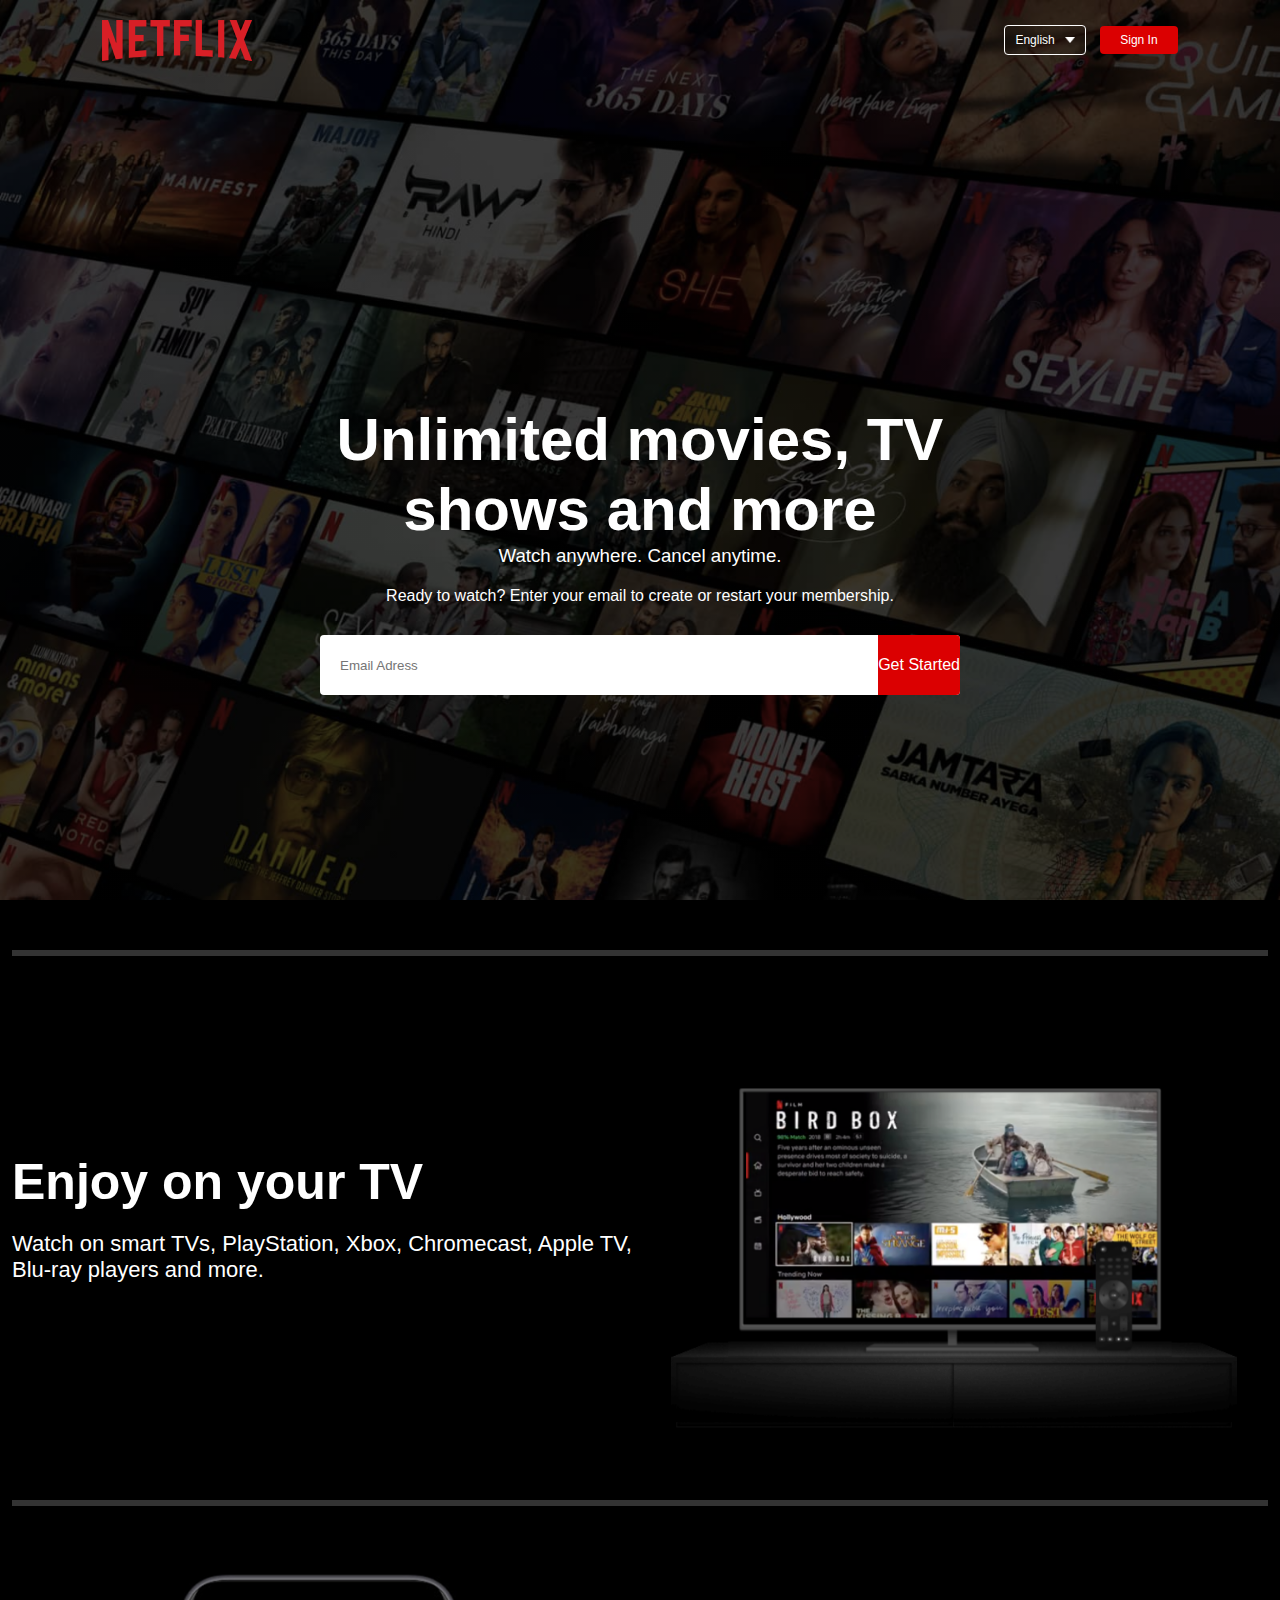
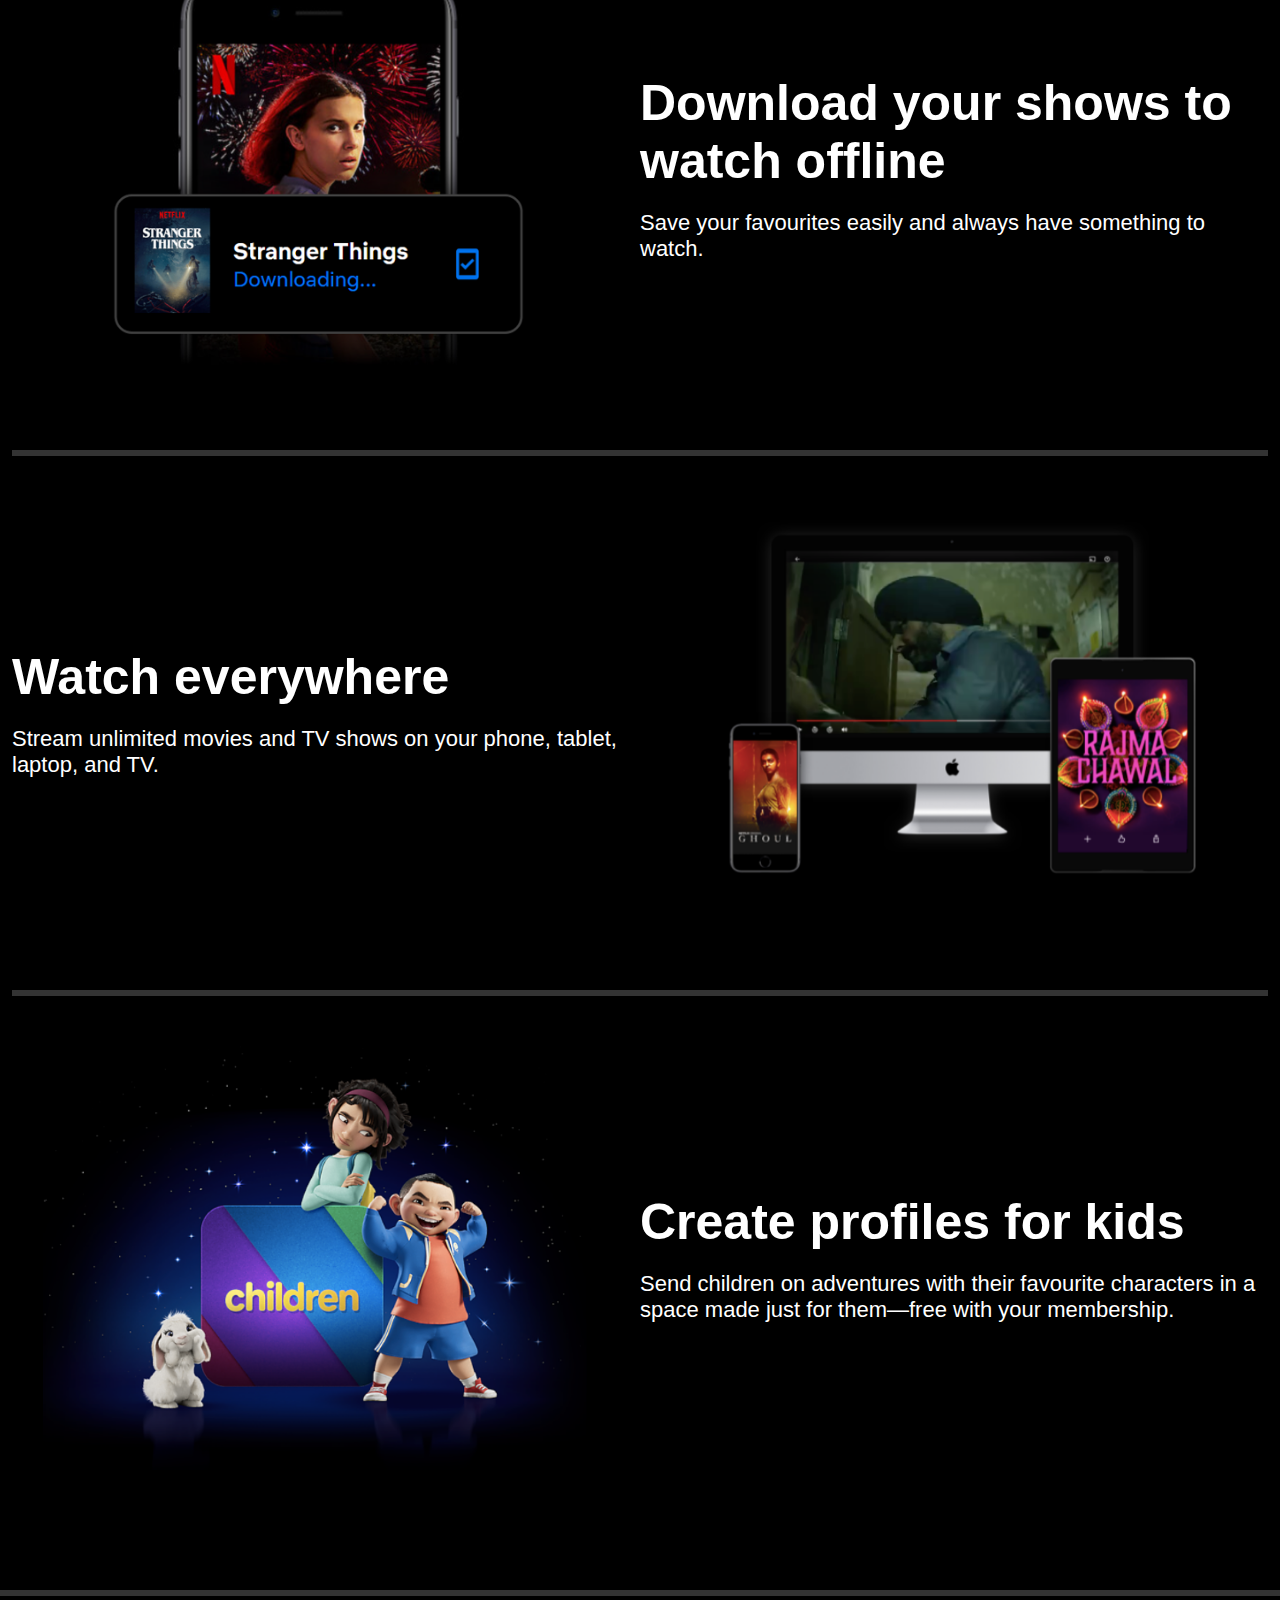
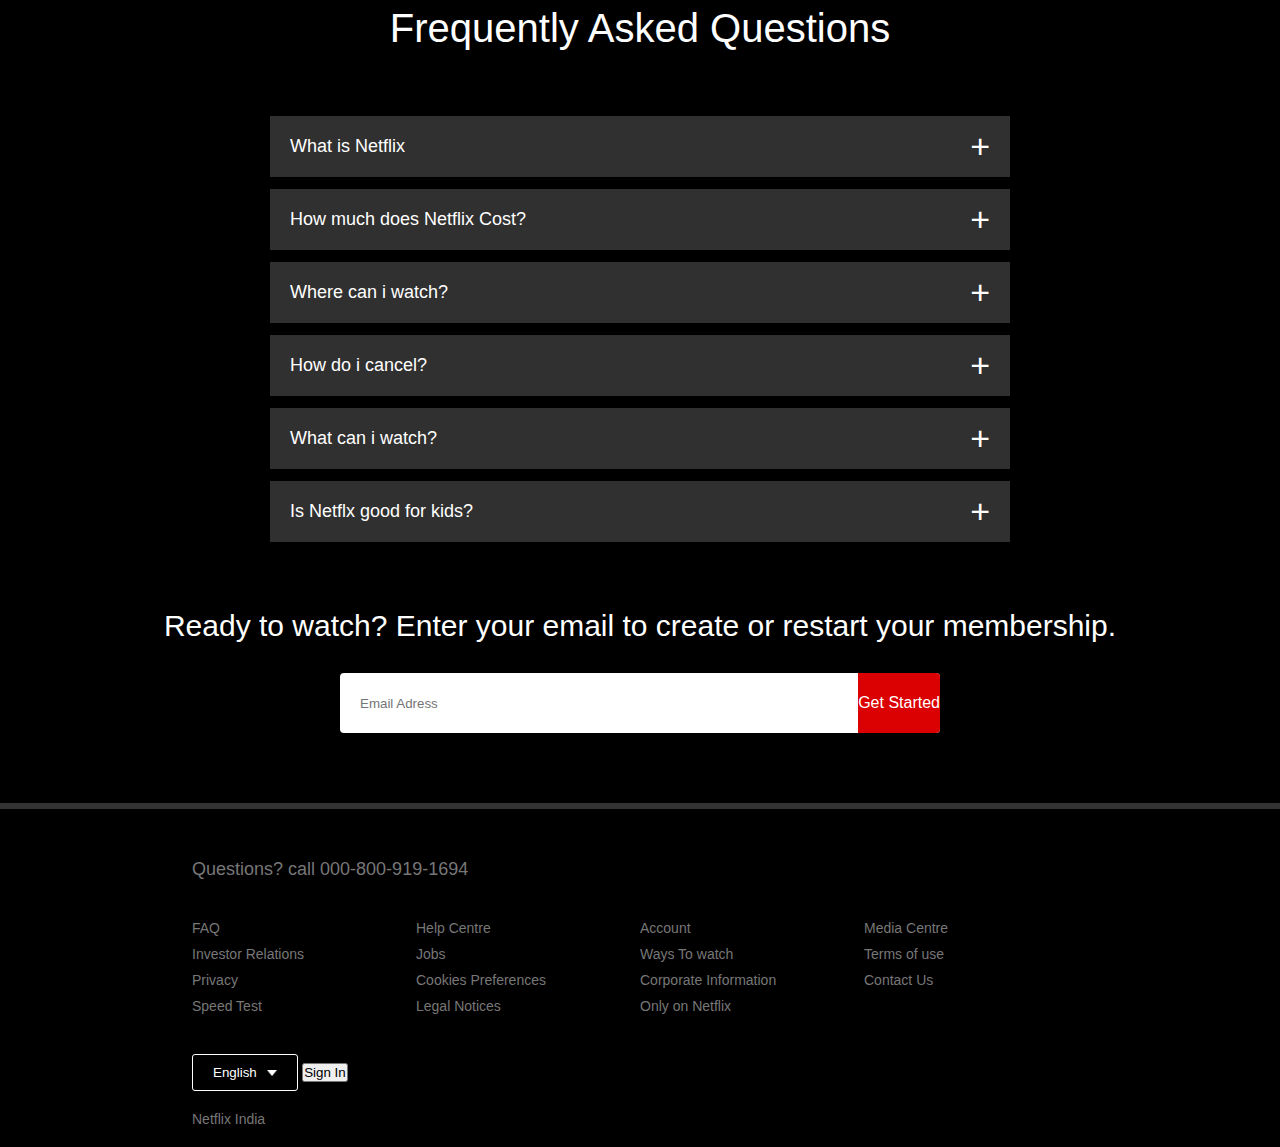
<file: netflix clone for octanet/index.html>
<!DOCTYPE html>
<html lang="en">
<head>
    <meta charset="UTF-8">
    <meta name="viewport" content="width=device-width, initial-scale=1.0">
    <link rel="stylesheet" href="styles.css">
    <title>Netflix Clone For OctaNet August</title>
</head>
<body>
    <div class="header">
        <nav>
            <img src="logo.png" alt="logo" class="logo">
            <div>
                <button class="language-btn">English <img src="down-icon.png"></button>
                <button>Sign In</button>
            </div>
        </nav>
        <div class="header-content">
            <h1>Unlimited movies, TV shows and more</h1>
            <h3>Watch anywhere. Cancel anytime.</h3>
            <p>Ready to watch? Enter your email to create or restart your membership.</p>
            <form class="email-signup">
                <input type="email" placeholder="Email Adress" required>
                <button type="submit">Get Started</button>
            </form>
        </div>     
    </div>
    <div class="features">
        <div class="row">
            <div class="text-col">
                <h2>Enjoy on your TV</h2>
                <p>Watch on smart TVs, PlayStation, Xbox, Chromecast, Apple TV, Blu-ray players and more.</p>
            </div>
            <div class="img-col">
                <img src="feature-1.png" >
            </div>
        </div>
        <div class="row">
            <div class="img-col">
                <img src="feature-2.png" >
            </div>
            <div class="text-col">
                <h2>Download your shows to watch offline</h2>
                <p>Save your favourites easily and always have something to watch.</p>
            </div>
            
        </div>
        <div class="row">
            <div class="text-col">
                <h2>Watch everywhere</h2>
                <p>Stream unlimited movies and TV shows on your phone, tablet, laptop, and TV.</p>
            </div>
            <div class="img-col">
                <img src="feature-3.png" >
            </div>
        </div>
        <div class="row">
            <div class="img-col">
                <img src="feature-4.png" >
            </div>
            <div class="text-col">
                <h2>Create profiles for kids</h2>
                <p>Send children on adventures with their favourite characters in a space made just for them—free with your membership.</p>
            </div>
            
        </div>
    </div>
    <div class="faq">
        <h2>Frequently Asked Questions</h2>
        <ul class="accordion">
            <li>
                <input type="radio" name="accordion" id="first">
                <label for="first">What is Netflix</label>
                <div class="content">
                    <p>Netflix is a streaming service that offers a wide variety of award-winning TV shows, movies, anime, documentaries and more – on thousands of internet-connected devices. <br><br>
                      You can watch as much as you want, whenever you want, without a single ad – all for one low monthly price. There's always something new to discover, and new TV shows and movies are added every week!</p>
                </div>
            </li>
            <li>
                <input type="radio" name="accordion" id="second">
                <label for="second">How much does Netflix Cost?</label>
                <div class="content">
                    <p>Watch Netflix on your smartphone, tablet, Smart TV, laptop, or streaming device, all for one fixed monthly fee. Plans range from ₹ 149 to ₹ 649 a month. No extra costs, no contracts.</p>
                </div>
            </li>
            <li>
                <input type="radio" name="accordion" id="third">
                <label for="third">Where can i watch?</label>
                <div class="content">
                    <p>Watch anywhere, anytime. Sign in with your Netflix account to watch instantly on the web at netflix.com from your personal computer or on any internet-connected device that offers the Netflix app, including smart TVs, smartphones, tablets, streaming media players and game consoles. <br><br>

                        You can also download your favourite shows with the iOS, Android, or Windows 10 app. Use downloads to watch while you're on the go and without an internet connection. Take Netflix with you anywhere.</p>
                </div>
            </li>
            <li>
                <input type="radio" name="accordion" id="fourth">
                <label for="fourth">How do i cancel?</label>
                <div class="content">
                    <p>Netflix is flexible. There are no annoying contracts and no commitments. You can easily cancel your account online in two clicks. There are no cancellation fees – start or stop your account anytime.</p>
                </div>
            </li>
            <li>
                <input type="radio" name="accordion" id="fifth">
                <label for="fifth">What can i watch?</label>
                <div class="content">
                    <p>Netflix has an extensive library of feature films, documentaries, TV shows, anime, award-winning Netflix originals, and more. Watch as much as you want, anytime you want.</p>
                </div>
            </li>
            <li>
                <input type="radio" name="accordion" id="sixth">
                <label for="sixth">Is Netflx good for kids?</label>
                <div class="content">
                    <p>The Netflix Kids experience is included in your membership to give parents control while kids enjoy family-friendly TV shows and films in their own space. <br><br>

                        Kids profiles come with PIN-protected parental controls that let you restrict the maturity rating of content kids can watch and block specific titles you don’t want kids to see.</p>
                </div>
            </li>
        </ul>
        <small>Ready to watch? Enter your email to create or restart your membership.</small>
        <form class="email-signup">
            <input type="email" placeholder="Email Adress" required>
            <button type="submit">Get Started</button>
        </form>

    </div>
    <div class="footer">
        <h2>Questions? call 000-800-919-1694</h2>
        <div class="row">
            <div class="col">
                <a href="#">FAQ</a>
                <a href="#">Investor Relations</a>
                <a href="#">Privacy</a>
                <a href="#">Speed Test</a>
            </div>
            <div class="col">
                <a href="#">Help Centre</a>
                <a href="#">Jobs</a>
                <a href="#">Cookies Preferences</a>
                <a href="#">Legal Notices</a>
            </div>
            <div class="col">
                <a href="#">Account</a>
                <a href="#">Ways To watch</a>
                <a href="#">Corporate Information</a>
                <a href="#">Only on Netflix</a>
            </div>
            <div class="col">
                <a href="#">Media Centre</a>
                <a href="#">Terms of use</a>
                <a href="#">Contact Us</a>
                
            </div>
        </div>
        <button class="language-btn">English <img src="down-icon.png"></button>
                <button>Sign In</button>
                <p class="copyright-txt">Netflix India</p>
    </div>
</body>
</html>
</file>
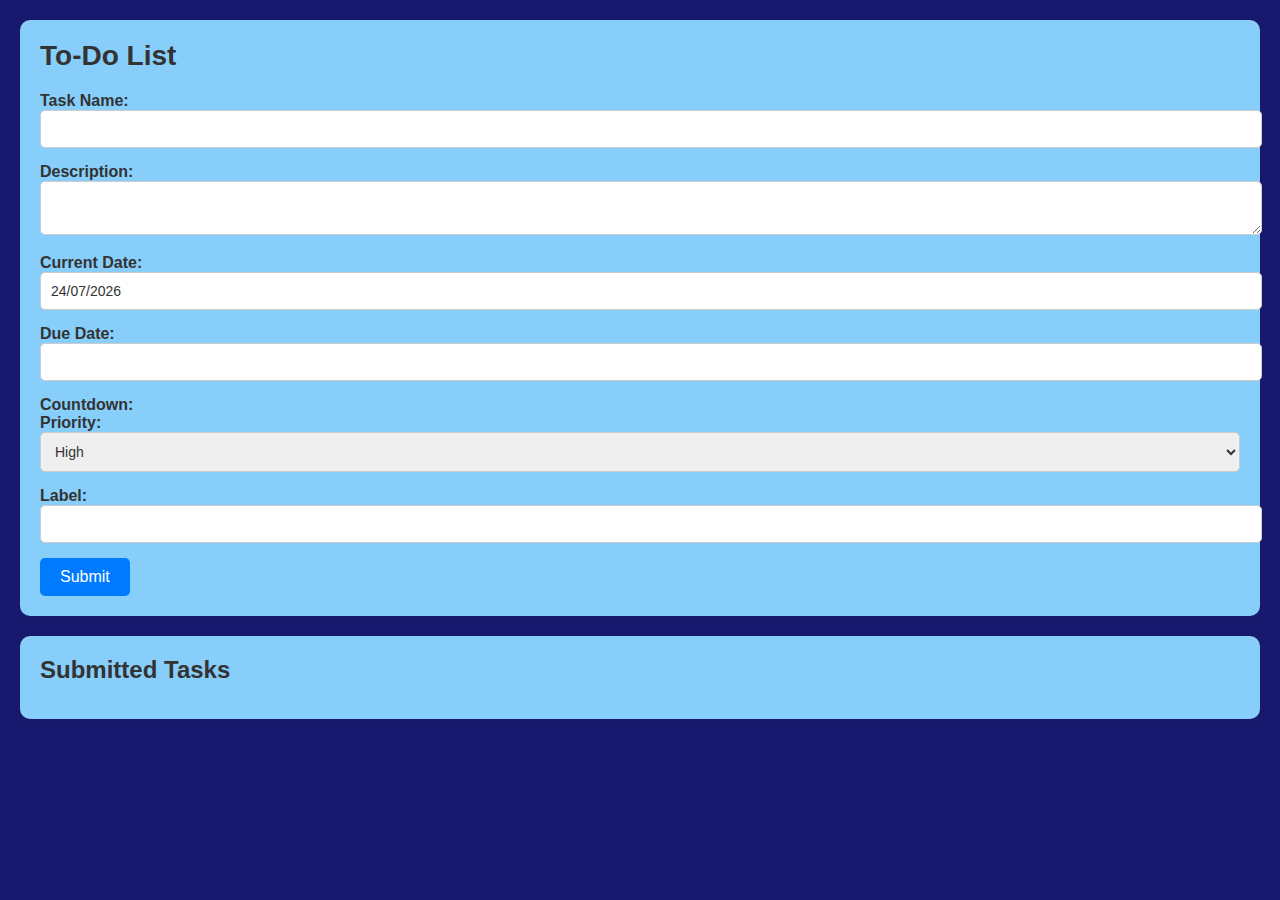
<file: to do list for octanet/index.html>
<!DOCTYPE html>
<html lang="en">
<head>
<meta charset="UTF-8">
<meta name="viewport" content="width=device-width, initial-scale=1.0">
<link rel="stylesheet" href="styles.css">
<title>To-Do List</title>
</head>
<body> 
   <div class="form-container">
   <h1>To-Do List</h1>
    <form id="task-form">
        <label for="task-name">Task Name:</label>
        <input type="text" id="task-name" name="taskName" required>

        <label for="task-description">Description:</label>
        <textarea id="task-description" name="taskDescription" required></textarea>

        <label for="current-date">Current Date:</label>
        <input type="text" id="current-date" name="currentDate"  readonly>

        <label for="due-date">Due Date:</label>
        <input type="text" id="due-date" name="dueDate" required>

        <label for="countdown">Countdown:</label>
        <div id="countdown" name="countdown"></div>

        <label for="priority">Priority:</label>
        <select id="priority" name="priority">
            <option value="high">High</option>
            <option value="medium">Medium</option>
            <option value="low">Low</option>
        </select>

        <label for="label">Label:</label>
        <input type="text" id="label" name="label">

        <button type="submit">Submit</button>
    </form>
  </div>
  <div class="task-list ">
    <h2>Submitted Tasks</h2>
    <ul>
        <!-- Submitted tasks will be added here dynamically -->
    </ul>
</div>
 <script src="script.js"></script>
</body>
</html>
</file>
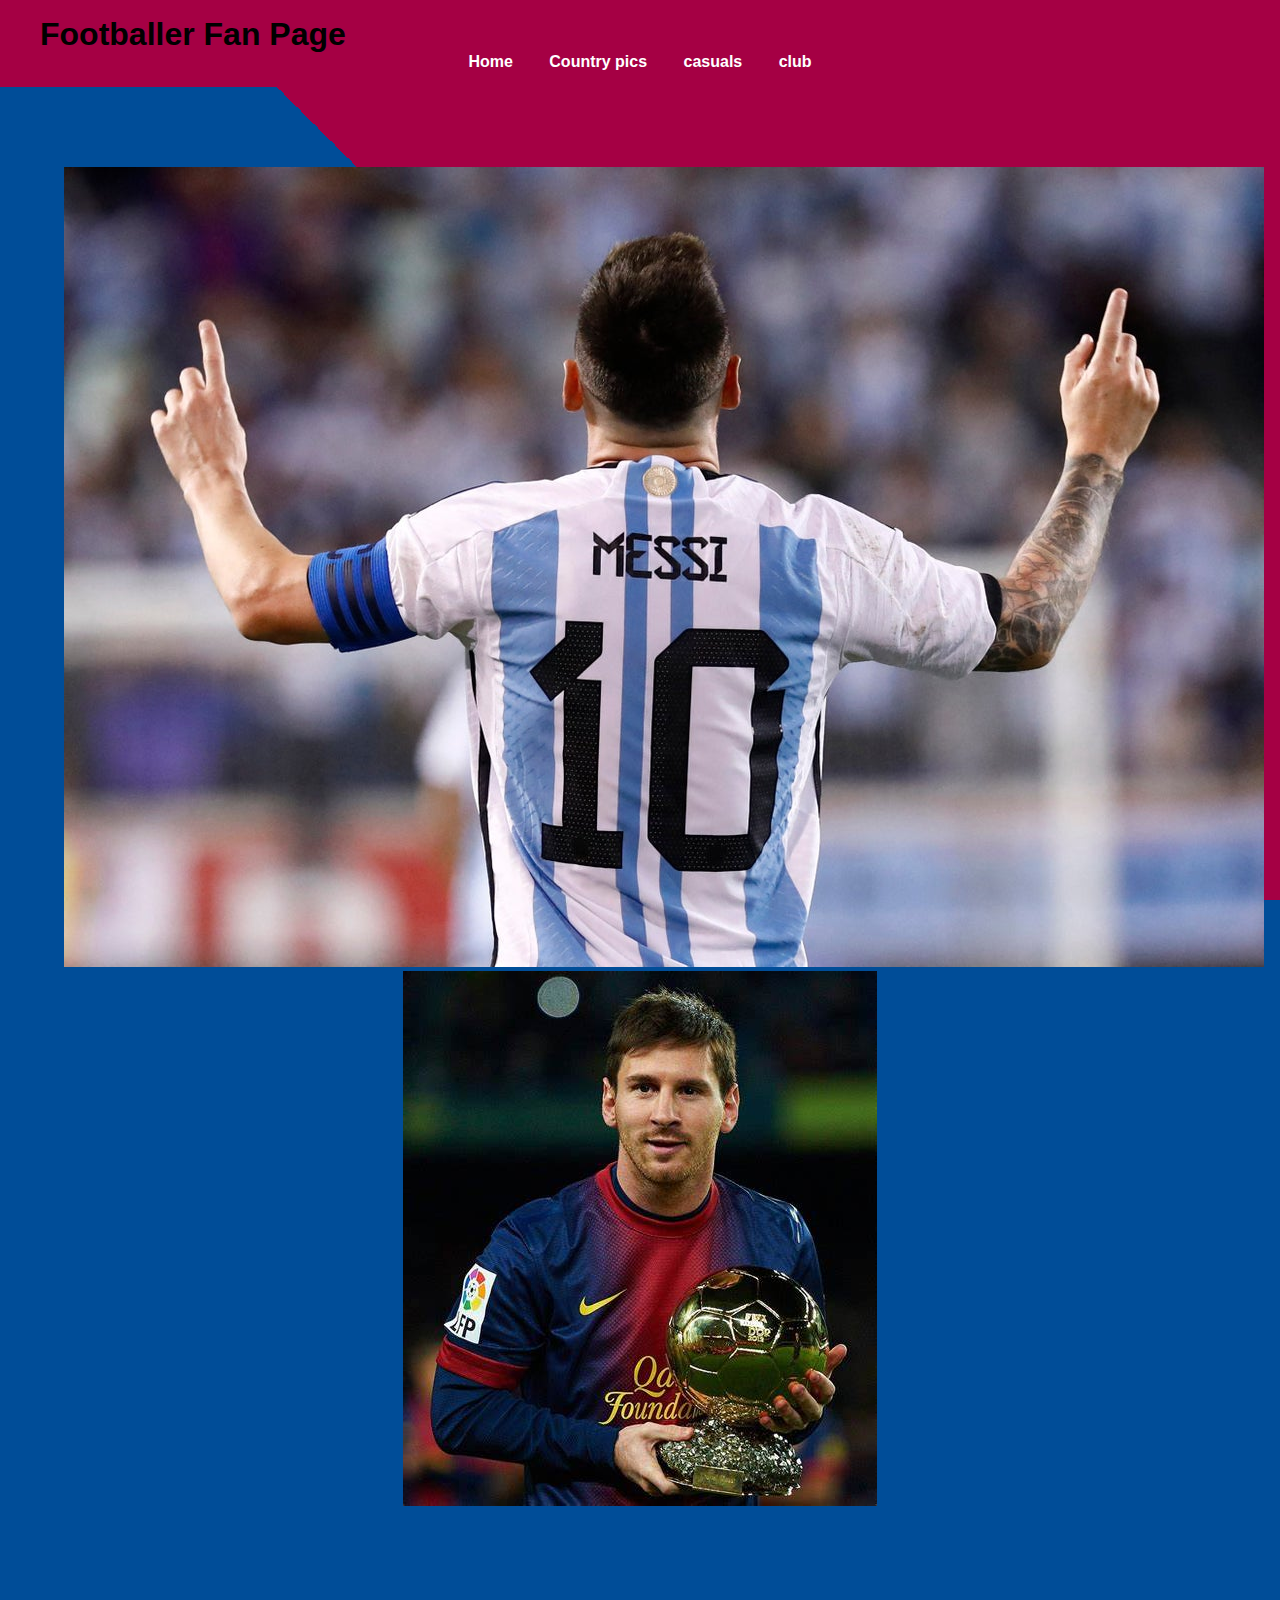
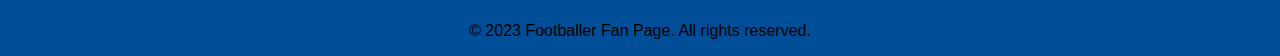
<file: landing page for octannet/gallery-advanced.html>
<!DOCTYPE html>
<html lang="en">
<head>
<meta charset="UTF-8">
<meta name="viewport" content="width=device-width, initial-scale=1.0">
<title>Gallery - Footballer Fan Page</title>
<link rel="stylesheet" href="styles.css">
</head>
<body class="gallery-body">
<nav>
  <div class="container">
    <h1>Footballer Fan Page</h1>
    <ul class="nav-links">
        <li><a href="index.html ">Home</a></li>
        <li><a href="gallery-country.html">Country pics</a></li>
        <li><a href="gallery-casual.html">casuals</a></li>
        <li><a href="gallery-club.html">club</a></li>
    </ul>
  </div>
</nav>
<div id="gallery-1" class="content">
  <div class="gallery-images">
    <div class="image-card">
      <img src="messi.jpg" alt="Image 1">
    </div>
    <div class="image-card">
      <img src="mes3.jpeg" alt="Image 2">
    </div>
  </div>
</div>
<footer>
  <p>&copy; 2023 Footballer Fan Page. All rights reserved.</p>
</footer>
<script src="script.js"></script>
</body>
</html>
</file>
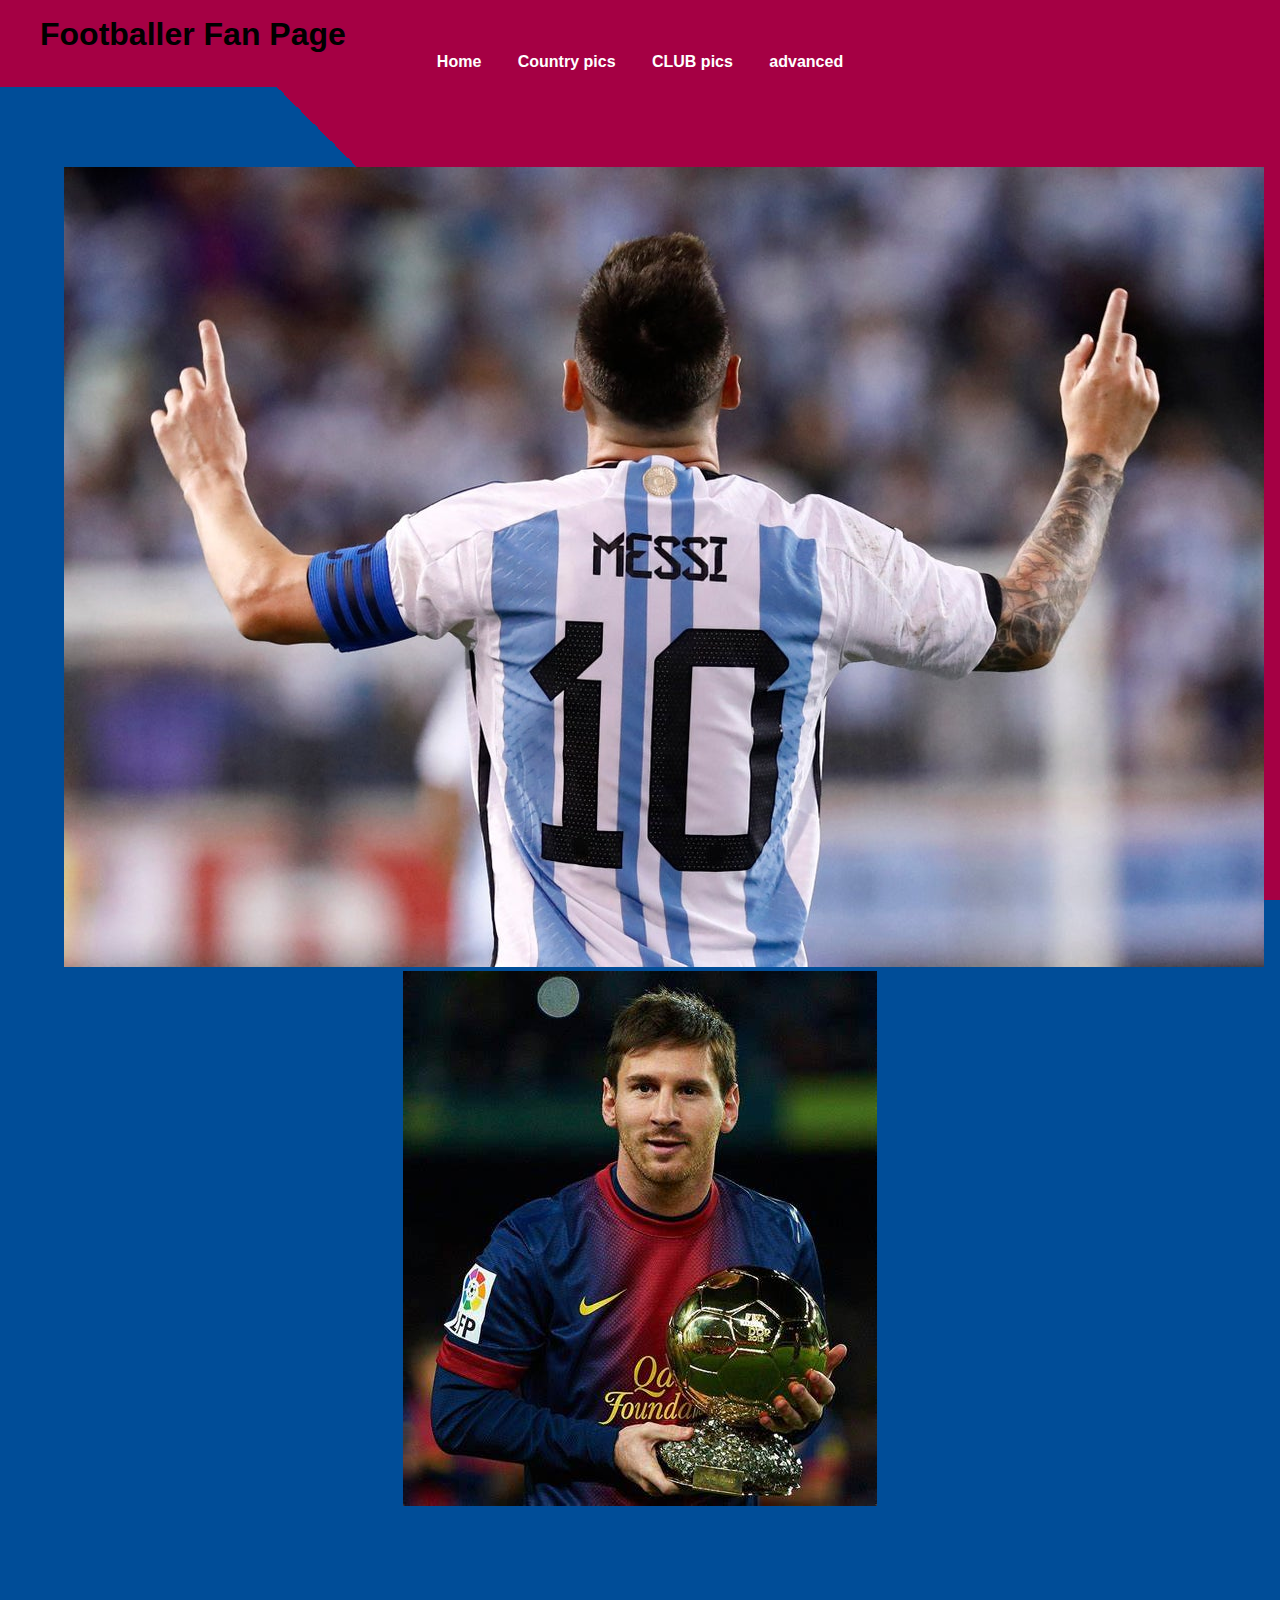
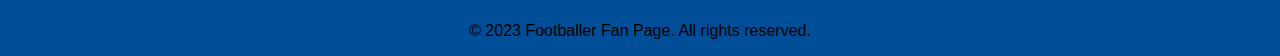
<file: landing page for octannet/gallery-casual.html>
<!DOCTYPE html>
<html lang="en">
<head>
<meta charset="UTF-8">
<meta name="viewport" content="width=device-width, initial-scale=1.0">
<title>Gallery - Footballer Fan Page</title>
<link rel="stylesheet" href="styles.css">
</head>
<body class="gallery-body">
<nav>
  <div class="container">
    <h1>Footballer Fan Page</h1>
    <ul class="nav-links">
        <li><a href="index.html ">Home</a></li>
        <li><a href="gallery-country.html">Country pics</a></li>
        <li><a href="gallery-club.html">CLUB pics</a></li>
        <li><a href="gallery-advanced.html">advanced</a></li>
    </ul>
  </div>
</nav>
<div id="gallery-1" class="content">
  <div class="gallery-images">
    <div class="image-card">
      <img src="messi.jpg" alt="Image 1">
    </div>
    <div class="image-card">
      <img src="mes3.jpeg" alt="Image 2">
    </div>
  </div>
</div>
<footer>
  <p>&copy; 2023 Footballer Fan Page. All rights reserved.</p>
</footer>
<script src="script.js"></script>
</body>
</html>
</file>
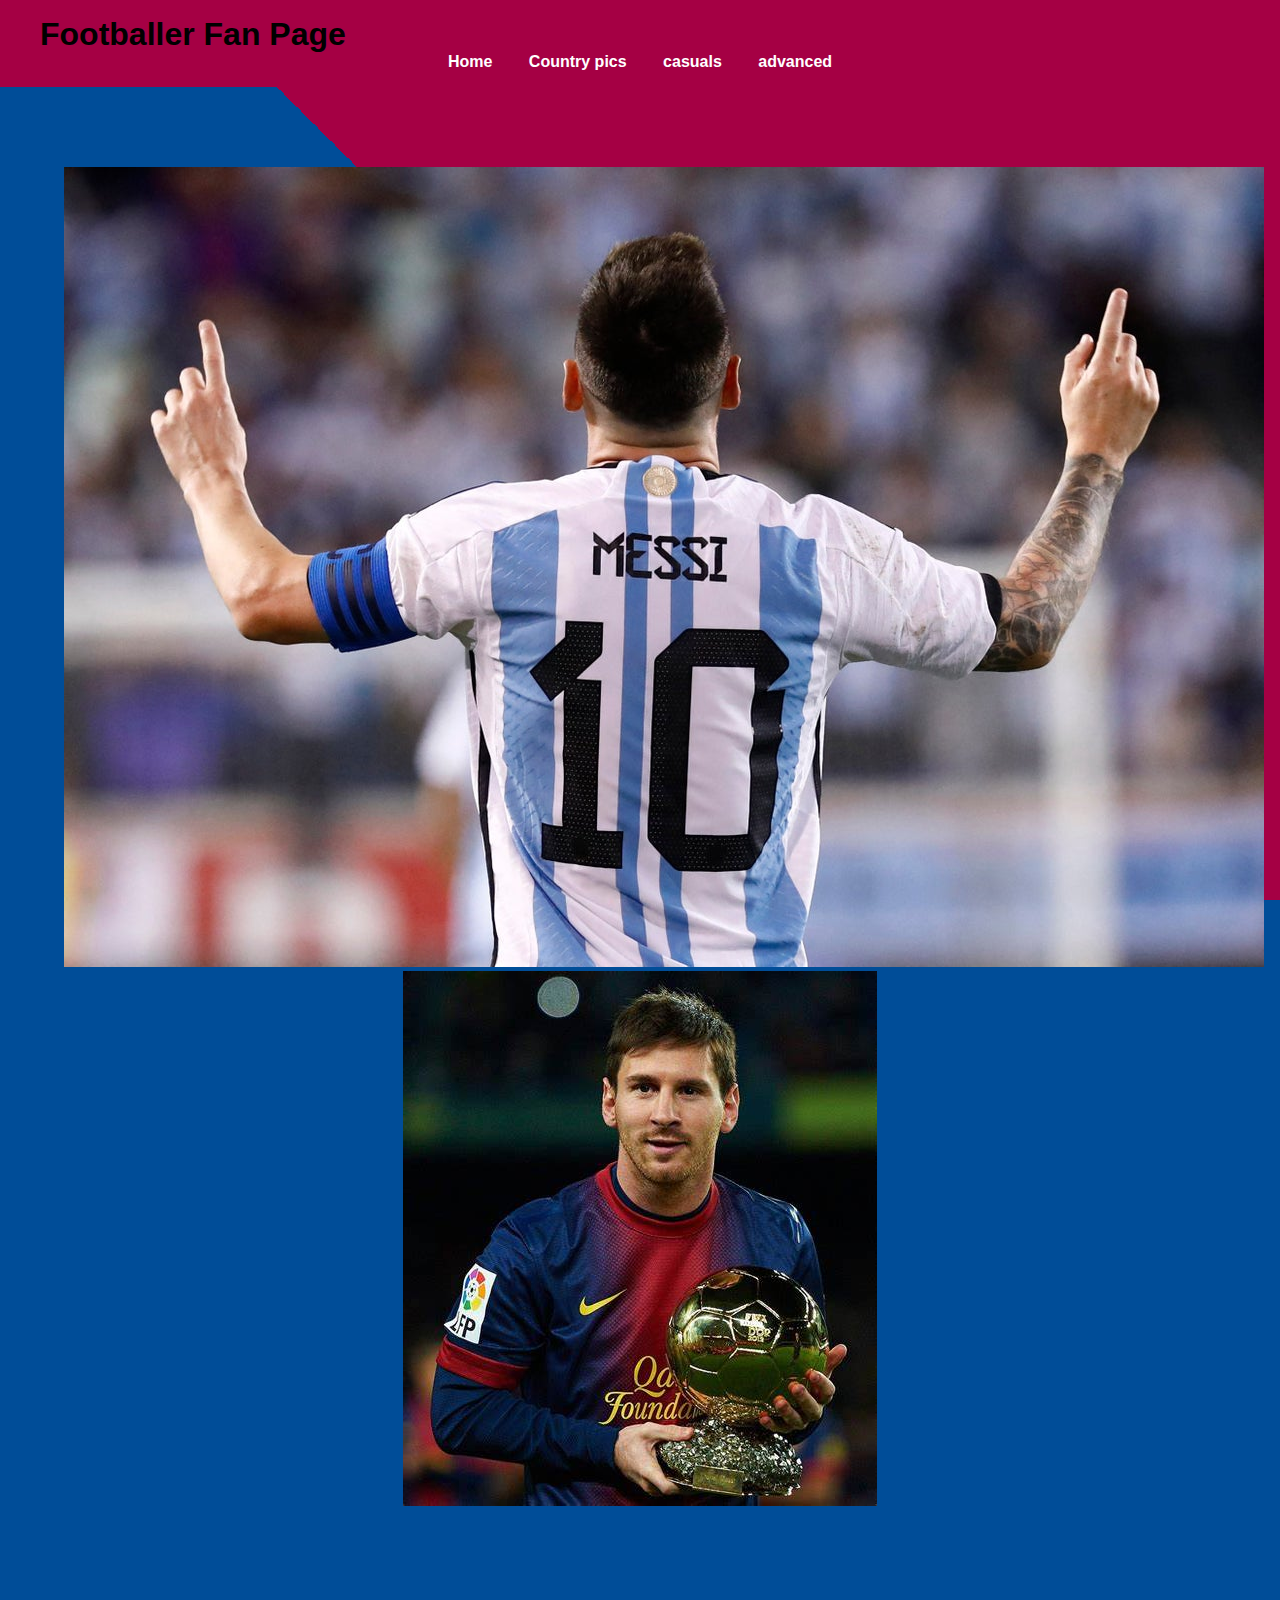
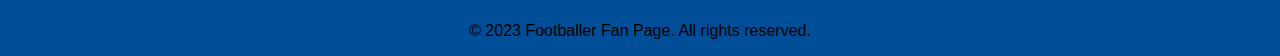
<file: landing page for octannet/gallery-club.html>
<!DOCTYPE html>
<html lang="en">
<head>
<meta charset="UTF-8">
<meta name="viewport" content="width=device-width, initial-scale=1.0">
<title>Gallery - Footballer Fan Page</title>
<link rel="stylesheet" href="styles.css">
</head>
<body class="gallery-body">
<nav>
  <div class="container">
    <h1>Footballer Fan Page</h1>
    <ul class="nav-links">
      <li><a href="index.html ">Home</a></li>
      <li><a href="gallery-country.html">Country pics</a></li>
      <li><a href="gallery-casual.html">casuals</a></li>
      <li><a href="gallery-advanced.html">advanced</a></li>
      
    </ul>
  </div>
</nav>
<div id="gallery-1" class="content">
  <div class="gallery-images">
    
    <div class="image-card">
      <img src="messi.jpg" alt="Image 1">
    </div>
    <div class="image-card">
      <img src="mes3.jpeg" alt="Image 2">
    </div>
  </div>
</div>
<footer>
  <p>&copy; 2023 Footballer Fan Page. All rights reserved.</p>
</footer>
<script src="script.js"></script>
</body>
</html>
</file>
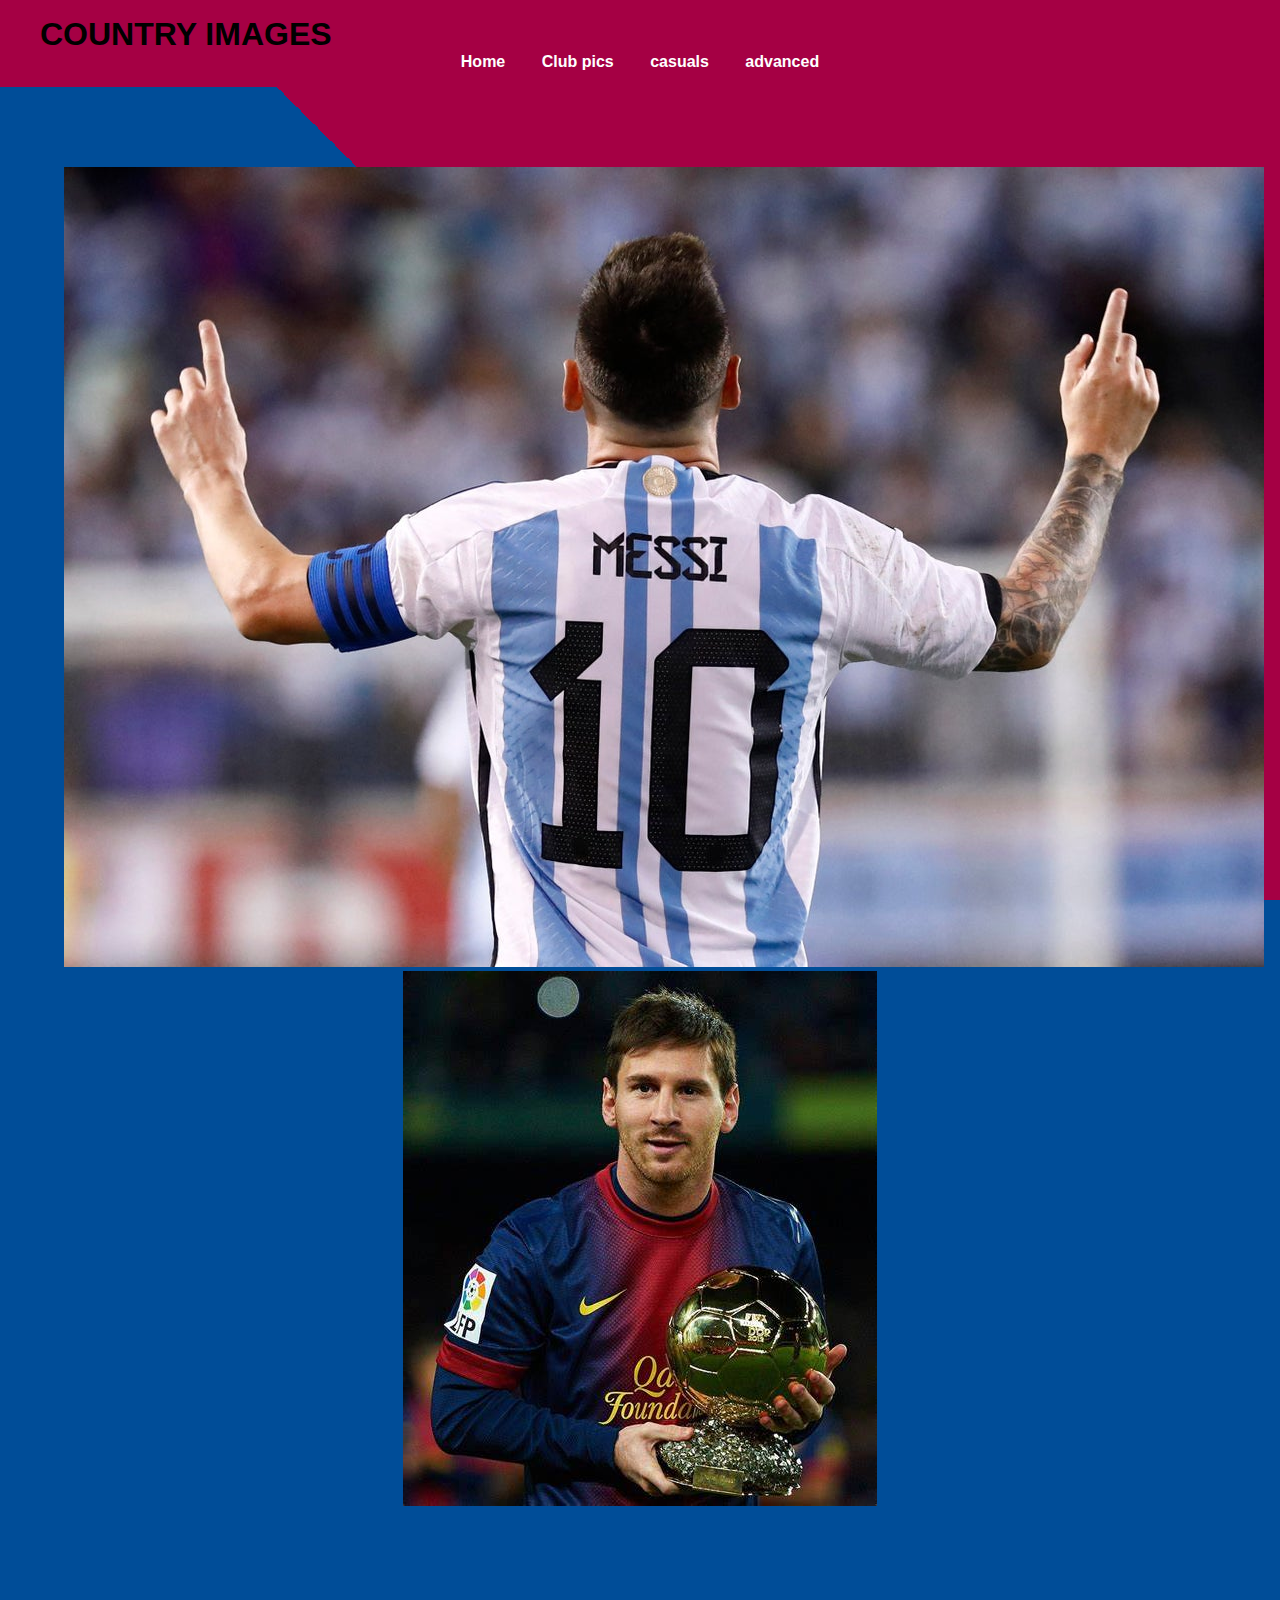
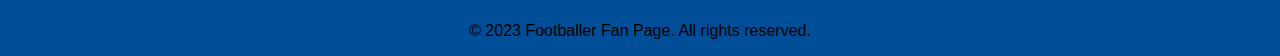
<file: landing page for octannet/gallery-country.html>
<!DOCTYPE html>
<html lang="en">
<head>
<meta charset="UTF-8">
<meta name="viewport" content="width=device-width, initial-scale=1.0">
<title>Gallery - Footballer Fan Page</title>
<link rel="stylesheet" href="styles.css">
</head>
<body class="gallery-body">
<nav>
  <div class="container">
    <h1>COUNTRY IMAGES</h1>
    <ul class="nav-links">
        <li><a href="index.html ">Home</a></li>
        <li><a href="gallery-club.html">Club pics</a></li>
        <li><a href="gallery-casual.html">casuals</a></li>
        <li><a href="gallery-advanced.html">advanced</a></li>
    </ul>
  </div>
</nav>
<div id="gallery-1" class="content">
  <div class="gallery-images">
    <div class="image-card">
      <img src="messi.jpg" alt="Image 1">
    </div>
    <div class="image-card">
      <img src="mes3.jpeg" alt="Image 2">
    </div>
  </div>
</div>
<footer>
  <p>&copy; 2023 Footballer Fan Page. All rights reserved.</p>
</footer>
<script src="script.js"></script>
</body>
</html>
</file>
<file: netflix clone for octanet/styles.css>
*{
    padding: 0;
    margin: 0;
    font-family: 'poppins', sans-serif;
    box-sizing: border-box;
}
body{
    background: #000000;
    color: #ffffff;
}
.header{
    width: 100%;
    height: 100vh;
    background-image: linear-gradient(rgba(0,0,0,0.7),rgba(0,0,0,0.7)),url(header-image.png);
    background-size: cover;
    background-position: center;
    padding:10px 8% ;
    position: relative;
}
nav{
    display: flex;
    align-items: center;
    justify-content: space-between;
    padding: 10px 0;
}
.logo{
    width: 150px;
    cursor: pointer;
    
}
nav button{
    border: 0;
    outline: 0;
    background: #db0001;
    color: #fff;
    padding: 7px 20px;
    font-size: 12px;
    border-radius: 4px;
    margin-left: 10px;
    cursor: pointer;
}
.language-btn{
    display: inline-flex;
    align-items: center;
    background: transparent;
    border: 1px solid #fff;
    padding: 7px 10px;
}
.language-btn img{
    width: 10px;
    margin-left: 10px;
}
.header-content{
  position: absolute;
  top: 50%;
  left: 50%;
  transform: translate(-50%, -50%);
  text-align: center;
  margin-top: 100px;
}
.header-content h1{
    font-size: 60px;
    line-height: 70px;
    font-weight: 600;
    max-width: 650px;
}
.header-content h3{
    font-weight: 400;
    margin-bottom: 20px;
}
.email-signup{
    background: #fff;
    border-radius: 4px;
    display: flex;
    align-items: center;
    margin-top:30px ;
    overflow:hidden ;
    height: 60px;
}
.email-signup input{
    flex: 1;
    border: 0;
    outline: 0;
    margin-left: 20px;
    
}
.email-signup button{
    height: 60px;
    background: #db0001;
    border: 0;
    outline: 0;
    color: #fff;
    cursor: pointer;
    font-size: 16px;
    padding: 15px, 30px;

}
.features{
    padding: 50px 12px;
    font-size: 22px;
}
.row{
    display: flex;
    border-top: 6px solid #333;
    width: 100%;
    align-items:center ;
    flex-wrap: wrap;
    padding: 50px 0;
}
.text-col{
    
    flex-basis: 50%;
    margin-bottom: 20px;
}
.img-col{
    
    flex-basis: 50%;
    margin-bottom: 20px;
}
.img-col img{
    display: block;
    width: 90%;
    margin: auto;
}
.features h2{
    font-size: 50px;
    font-weight: 600;
    margin-bottom: 20px;
}

.faq{
    border-top: 6px solid #333;
    padding: 10px 12px;
    text-align: center;
    font-size: 18px;
}
.faq h2{
    font-size: 40px;
    font-weight: 500;
}
.accordion{
    margin: 60px auto;
    width: 100%;
    max-width: 750px;

}
.accordion li{
    list-style: none;
    width: 100%;
    padding: 5px;
}
.accordion li label{
    display: flex;
    align-items: center;
    padding: 20px;
    font-size: 18px;
    font-weight: 500;
    background: #303030;
    margin-bottom: 2px;
    cursor: pointer;
    position: relative;
}
label::after{
    content: '+';
    font-size: 34px;
    position: absolute;
    right: 20px;
    transition:transform 0.5s;

}
input[type="radio"]{
    display: none;
}
.accordion .content{
    background: #303030;
    text-align: left;
    padding: 0 20px;
    max-height: 0;
    overflow: hidden;
    transition: max-height 0.5s padding 0.5s;
}
.accordion input[type="radio"]:checked+label+.content{
    max-height: 600px;
    padding: 30px 20px;

}
.accordion input[type="radio"]:checked+label::after{
     transform: rotate(135deg);
}
.faq .email-signup{
    max-width: 600px;
    margin: 30px auto 60px;
    
}
.faq small{
    font-size: 30px;
}
.footer{
    padding: 50px 15% 10px;
    border-top: 6px solid #333;
    color: #777;
}
.footer h2{
    font-size: 18px;
    font-weight: 400;
    margin-bottom: 30px;
}
.footer .col{
    flex-basis: 25%;
    flex-grow: 1;
    margin-bottom: 20px;

}
.footer .col a{
    display: block;
    text-decoration: none;
    color:#777;
    font-size: 14px;
    margin-bottom: 10px;
}
.footer .row{
    border-top: none;
    align-items: flex-start;
    padding:10px 0 ;
}
.footer .language-btn{
    color: #fff;
    padding: 10px 20px;
    border-radius: 3px;
}
.copyright-txt{
   font-size: 14px;
   margin-top: 20px;
   margin-bottom: 10px;
}
@media only screen and (max-width:600px){
    .logo{
        width: 100px;
    }
    nav button{
        padding: 5px 10px;
    }
    nav .language-btn{
        padding: 4px 8px;
    }
    .header-content{
        position: unset;
        transform: none;
        padding-top: 150px;
    }
    .header-content h1{
        font-size: 30px;
    }
    .email-signup button{
        font-size: 12px;
        padding: 10px 15px;
    }
    .text-col,.img-col{
        flex-basis: 100%;

    }
    .features h2{
        font-size: 30px;
    }
    .features p{
        font-size: 15px;
    }
    .row:nth-child(2),.row:nth-child(4){
        flex-direction:column-reverse ;
    }
    .features .row{
        padding: 10px 0;

    }
    .faq h2{
        font-size: 20px;
    }
    .accordion .content{
        font-size: 14px;
    }
    .accordion li label{
        padding: 10px;
        font-size: 14px;
    }
    label::after{
        font-size: 22px;
    }
}
</file>
<file: to do list for octanet/styles.css>
body, h1, h2, ul {
    margin: 0;
    padding: 0;
}

body {
    font-family: Arial, sans-serif;
    background-color: midnightblue;;
}

.form-container {
    background-color: lightskyblue;
    border-radius: 10px;
    box-shadow: 0px 0px 10px rgba(0, 0, 0, 0.1);
    padding: 20px;
    margin: 20px;
}

h1 {
    font-size: 28px;
    margin-bottom: 20px;
    color: #333;
}

label {
    font-weight: bold;
    color: #333;
}

input[type="text"],
textarea,
select {
    width: 100%;
    padding: 10px;
    margin-bottom: 15px;
    border: 1px solid #ccc;
    border-radius: 5px;
    font-size: 14px;
    color: #333;
}

input[type="date"] {
    width: auto;
}

button {
    background-color: #007bff;
    color: #ffffff;
    border: none;
    padding: 10px 20px;
    border-radius: 5px;
    cursor: pointer;
    font-size: 16px;
}



.task-list {
    background-color: lightskyblue;
    border-radius: 10px;
    box-shadow: 0px 0px 10px rgba(0, 0, 0, 0.1);
    padding: 20px;
    margin: 20px;
}

h2 {
    font-size: 24px;
    margin-bottom: 15px;
    color: #333;
}
.task-item {
    border-bottom: 1px solid #ccc;
    padding-bottom: 15px;
    margin-bottom: 15px;
}
.task-item h3 {
    font-size: 24px;
    margin-bottom: 10px;
    color: midnightblue;
}
.task-item p {
    font-size: 18px;
    color: #666;
    margin-bottom: 5px;
}

.delete-button {
    background-color: #dc3545;
    color: #ffffff;
    border: none;
    padding: 5px 10px;
    border-radius: 5px;
    cursor: pointer;
    font-size: 14px;
}

.countdown {
    font-size: 14px;
    color: #888;
}


.task-list ul {
    list-style-type: none;
    padding-left: 0;
}

.task-list li {
    margin-bottom: 20px;
}


.task-list li:hover {
    background-color: lavender;
    box-shadow: 0px 2px 4px rgba(0, 0, 0, 0.1);
}
.task-item {
    padding: 10px;
    border: 1px solid #ccc;
    border-radius: 5px;
    background-color:lavender ;
    transition: background-color 0.2s, box-shadow 0.2s;
}
.delete-button {
    background-color: #dc3545;
    color: #ffffff;
    border: none;
    padding: 5px 10px;
    border-radius: 5px;
    cursor: pointer;
    font-size: 14px;
    transition: background-color 0.2s;
}

.delete-button:hover {
    background-color: #c82333;
}
.countdown {
    font-size: 14px;
    color: #888;
}
</file>
<file: landing page for octannet/styles.css>
body, h1, h2, h3, p, ul, li {
    margin: 0;
    padding: 0;
  }
  
  body {
    font-family: Arial, sans-serif;
    background-color: #75AADB;
  }
  
  /* Navigation bar styles */
  nav {
    background-color: #004D98; 
    padding: 1rem 0;
  }
  nav:hover{
    background-color: #A50044;
  }
  
  .container {
    max-width: 1200px;
    margin: 0 auto;
    padding: 0 1rem;
  }
  
  .nav-links {
    list-style: none;
    text-align: center;
  }
  
  .nav-links li {
    display: inline;
    margin: 0 1rem;
  }
  
  .nav-links a {
    text-decoration: none;
    color: #fff;
    font-weight: bold;
    transition: color 0.3s ease;
  }
  
  .nav-links a:hover {
    color: #004D98;
  }
 
  

  .content {
    padding: 4rem;
    text-align: center;
    background-color: #fff;
    margin-bottom: 2rem;
  }
  
  .content h2 {
    margin-bottom: 1rem;
    font-size: 2rem;
  }
  
  .content p {
    font-size: 1.2rem;
    line-height: 1.6;
  }
  
  
  #home {
    background: linear-gradient(45deg, #75AADB, #75AADB 50%, #fff 50%, #fff);
    color: #fff;
  }
  
  .image-container {
    position: relative;
    text-align: center;
  }
  
  .image-container img {
    width: 100%;
    max-height: 400px;
    object-fit: cover;
  }

  
  .image-container img {
    width: 100%;
    height: auto;
  }
  
  .prev-button,
  .next-button {
    position: absolute;
    top: 50%;
    transform: translateY(-50%);
    background-color: #004D98; 
    color: #fff;
    border: none;
    padding: 0.5rem 1rem;
    cursor: pointer;
    transition: background-color 0.3s ease, color 0.3s ease;
  }
  
  .prev-button:hover,
  .next-button:hover {
    background-color: #A50044; 
  }
  
  .prev-button {
    left: 0;
  }
  
  .next-button {
    right: 0;
  }
  
  /* Gallery section styles */
  .gallery-options {
    margin-top: 1rem;
  }
  
  .gallery-option {
    background-color: #004D98; 
    color: #fff;
    border: none;
    padding: 0.5rem 1rem;
    cursor: pointer;
    transition: background-color 0.3s ease, color 0.3s ease;
  }
  
  .gallery-option:hover {
    background-color: #A50044; 
  }
  
  .gallery-images {
    margin-top: 1rem;
  }
  
  /* Footer styles */
  footer {
    text-align: center;
    padding: 1rem;
    background-color: #004D98;
  }
  footer:hover {
    background-color: #A50044; 
  }

  /* about section */
  #about {
    background-color: #F67D87; 
  }
  
  #about-image {
    width: 200px;
    border-radius: 50%; 
  }
  
  #about-text {
    font-size: 1.2rem;
    line-height: 1.6;
    transition: transform 0.3s ease, font-weight 0.3s ease;
  }
  
  .bold-text {
    font-weight: bold;
  }
  
  .about-container:hover #about-image {
    transform: rotate(360deg);
  }
  
  .about-container:hover #about-text .bold-text {
    transform: scale(1.2); 
    font-weight: 900;
  }
  /* career  */
  #career {
    background-color: #0055A4;
  }
  
  .career-container {
    position: relative;
  }
  
  .prev-button,
  .next-button {
    position: absolute;
    top: 50%;
    transform: translateY(-50%);
    padding: 8px 16px;
    background-color: #A50044;
    color: #fff;
    border: none;
    cursor: pointer;
  }
  
  .next-button {
    right: 10px;
  }
  
  .prev-button {
    left: 10px;
  }
  /* stats  */
  #stats {
    background-color: #004D98;
    color: #fff;
    padding: 4rem;
    text-align: center;
  }
  
  .stats-container {
    display: flex;
    flex-wrap: wrap;
    justify-content: center;
    align-items: center;
  }
  
  .club-stats, .country-stats {
    width: calc(50% - 2rem);
    padding: 1.5rem;
    margin: 1rem;
    background-color: #A50044;
    border-radius: 8px;
    box-shadow: 0 4px 8px rgba(0, 0, 0, 0.1);
    text-align: left;
    position: relative;
    overflow: hidden;
  }
  
  .club-logo, .country-logo {
    max-width: 100px;
    margin: 0 auto;
    display: block;
  }
  
  .video-container {
    width: calc(50% - 2rem);
    margin: 1rem;
    position: relative;
  }
  
  .video {
    width: 100%;
    height: auto;
    border-radius: 8px;
  }
  
  .video-title {
    position: absolute;
    top: 50%;
    left: 50%;
    transform: translate(-50%, -50%);
    padding: 1rem;
    background-color: rgba(0, 0, 0, 0.7);
    color: #fff;
    border-radius: 8px;
  }

  
  /* Style for Gallery Section */
#gallery {
    background-color: #79B9C6; 
  }
  
  .gallery-options {
    margin-top: 1rem;
    display: flex;
    justify-content: center;
  }
  /* gallery section */
  .gallery-option {
    background-color: #004D98; 
    color: #fff;
    border: none;
    padding: 0.5rem 1rem;
    margin: 0 0.5rem;
    cursor: pointer;
    transition: background-color 0.3s ease, color 0.3s ease;
  }
  
  a{
    text-decoration: none;
  }

 
.gallery-body {
    background-color: #004D98; 
    background-image: linear-gradient(45deg, #004D98, #004D98 50%, #A50044 50%, #A50044); 
    background-size: cover;
    background-position: center;
    background-attachment: fixed;
  }
  
 
  .gallery-body .content {
    color: #fff; 
  }
#gallery-1.content {
    background-color: #004D98; /* Blue color */
    background-image: linear-gradient(45deg, #004D98, #004D98 50%, #A50044 50%, #A50044);
    background-size: cover;
    background-position: center;
    background-attachment: fixed;
  }
  
 
  #gallery-1.content h2,
  #gallery-1.content .gallery-options button,
  #gallery-1.content .gallery-images img {
    color: #fff; 
  }
</file>
